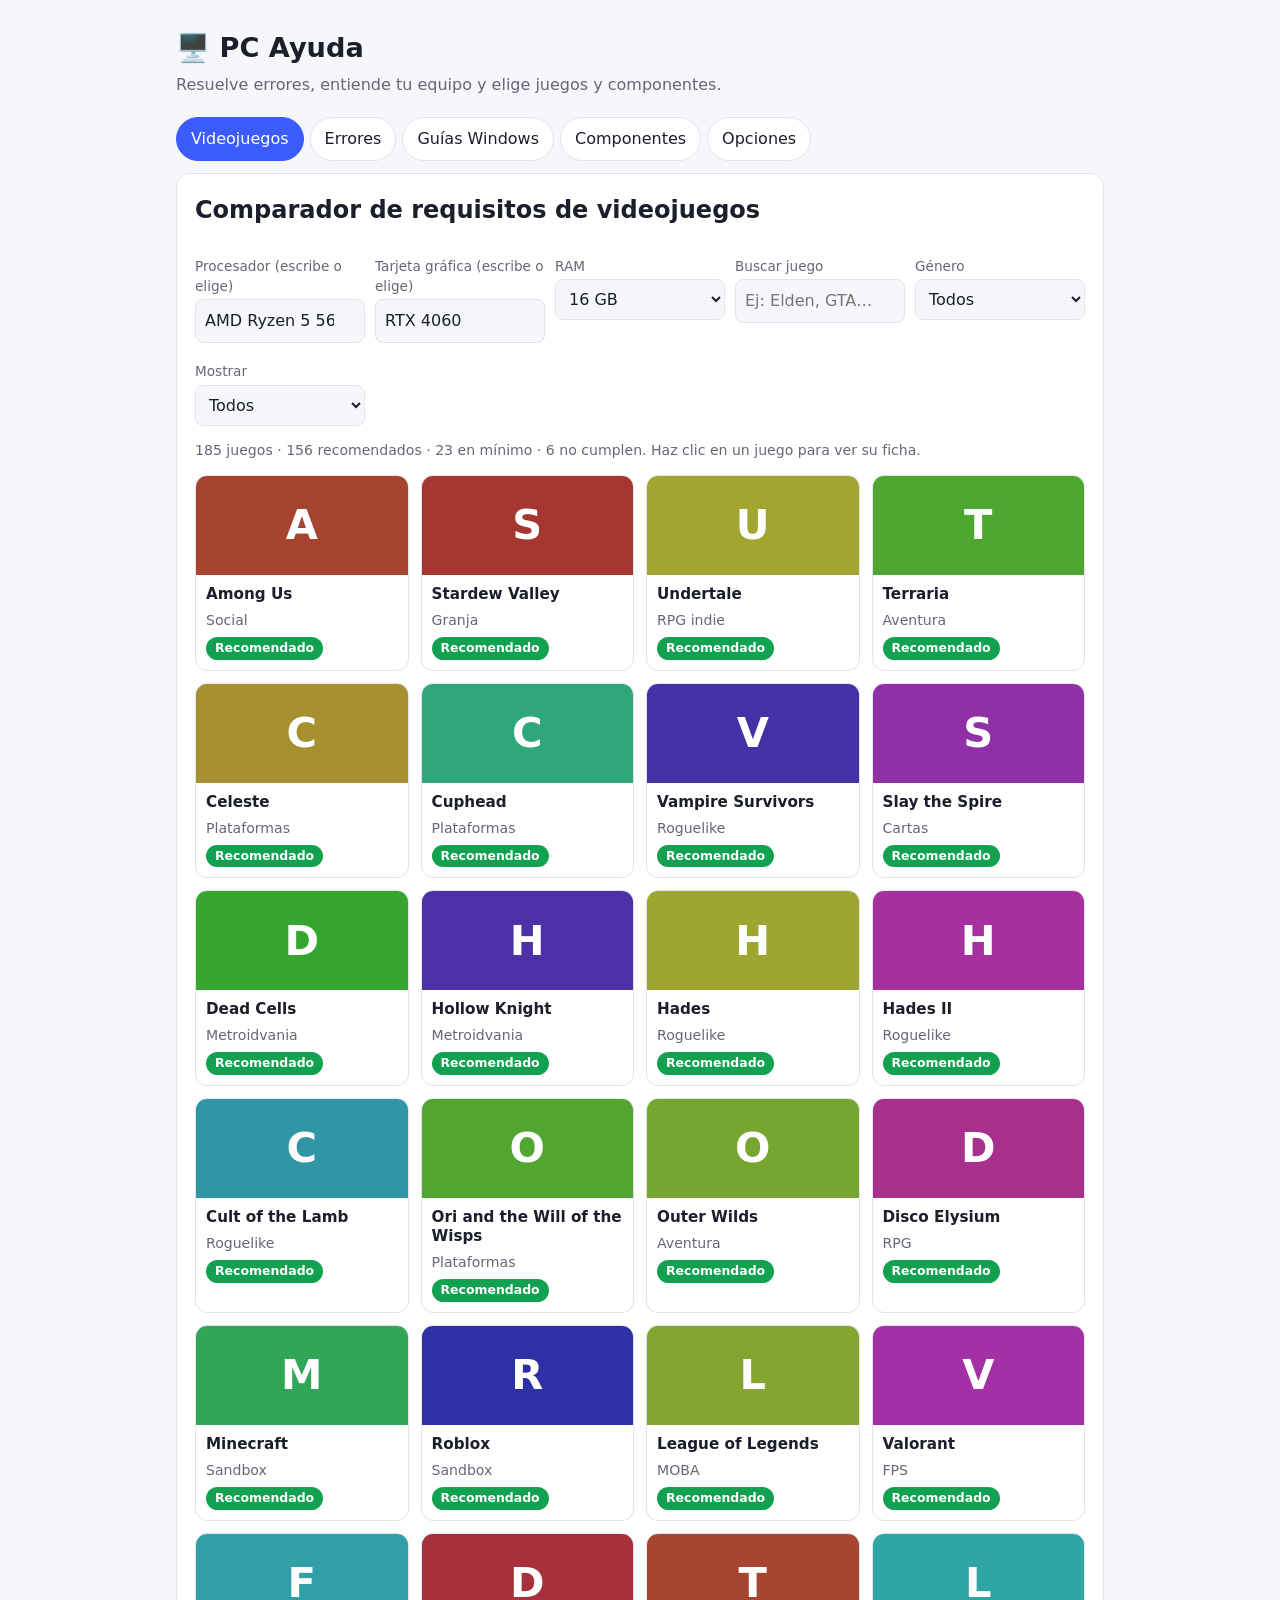
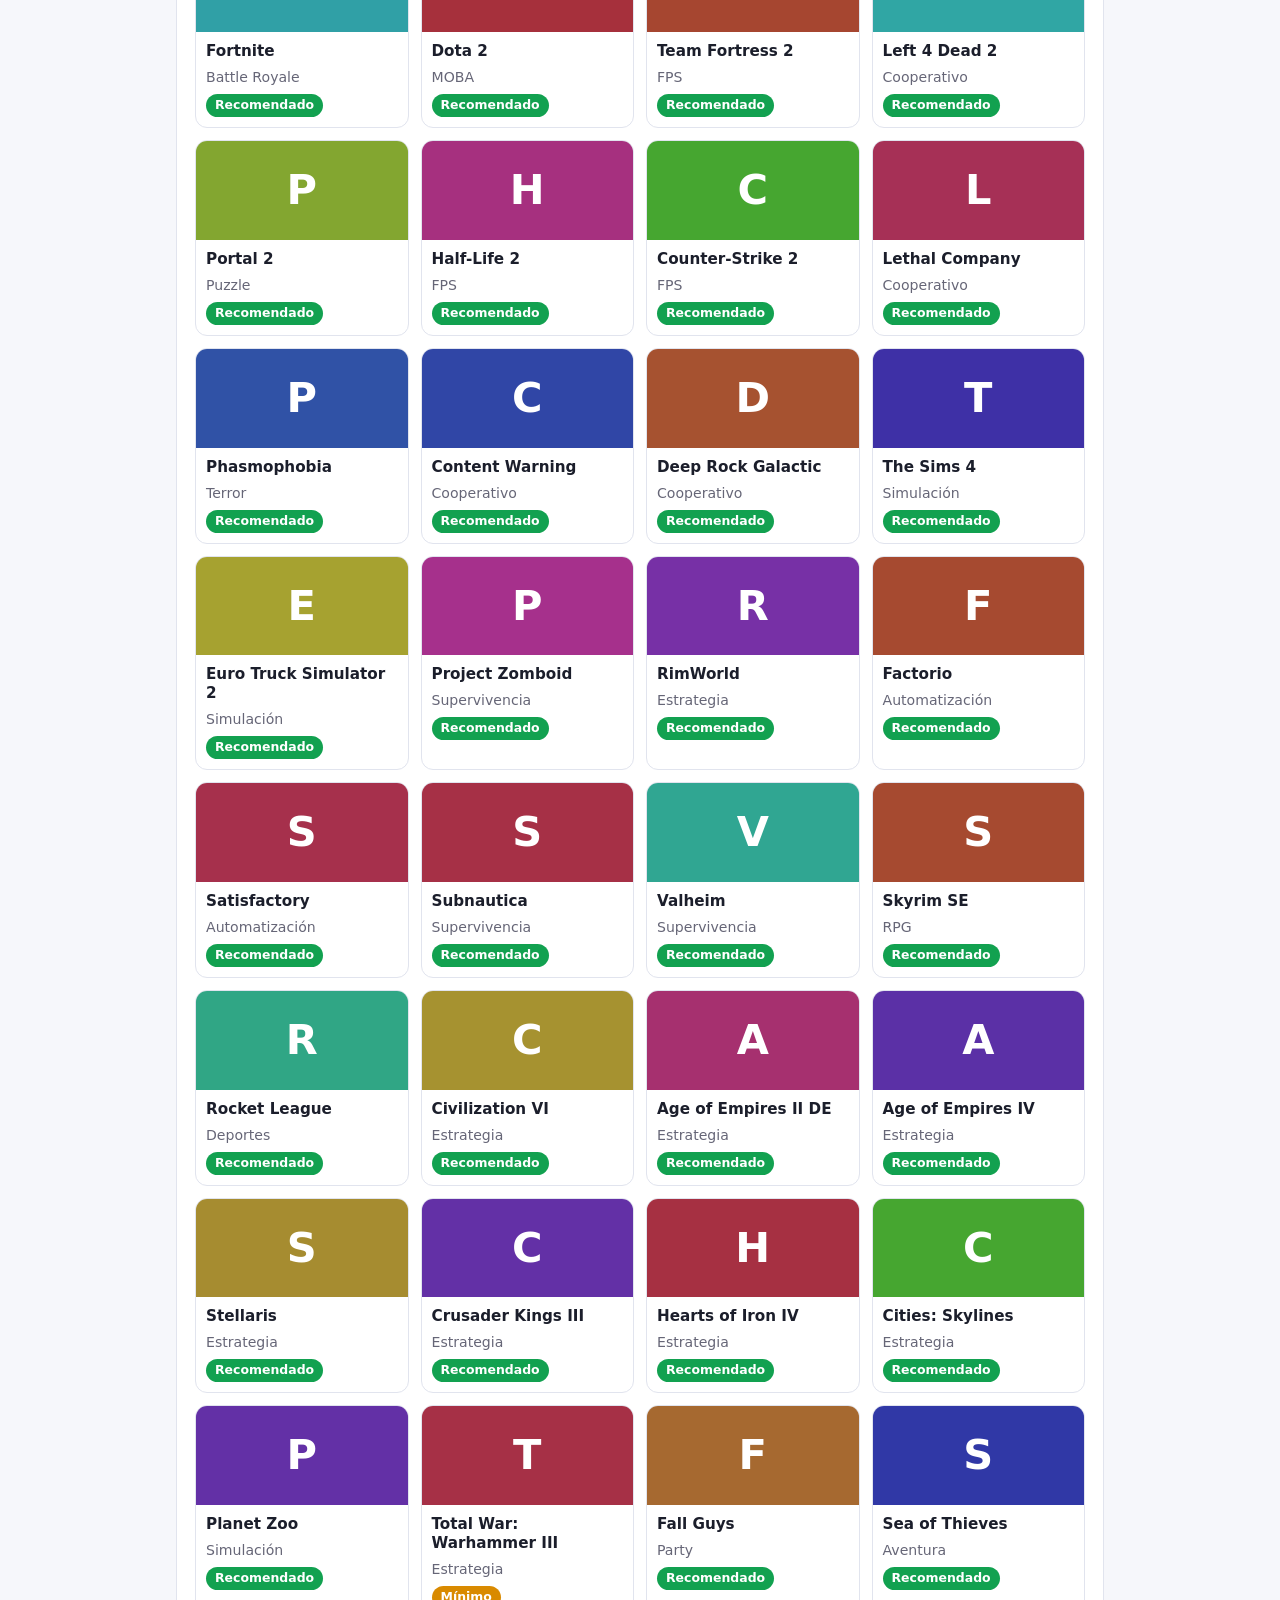
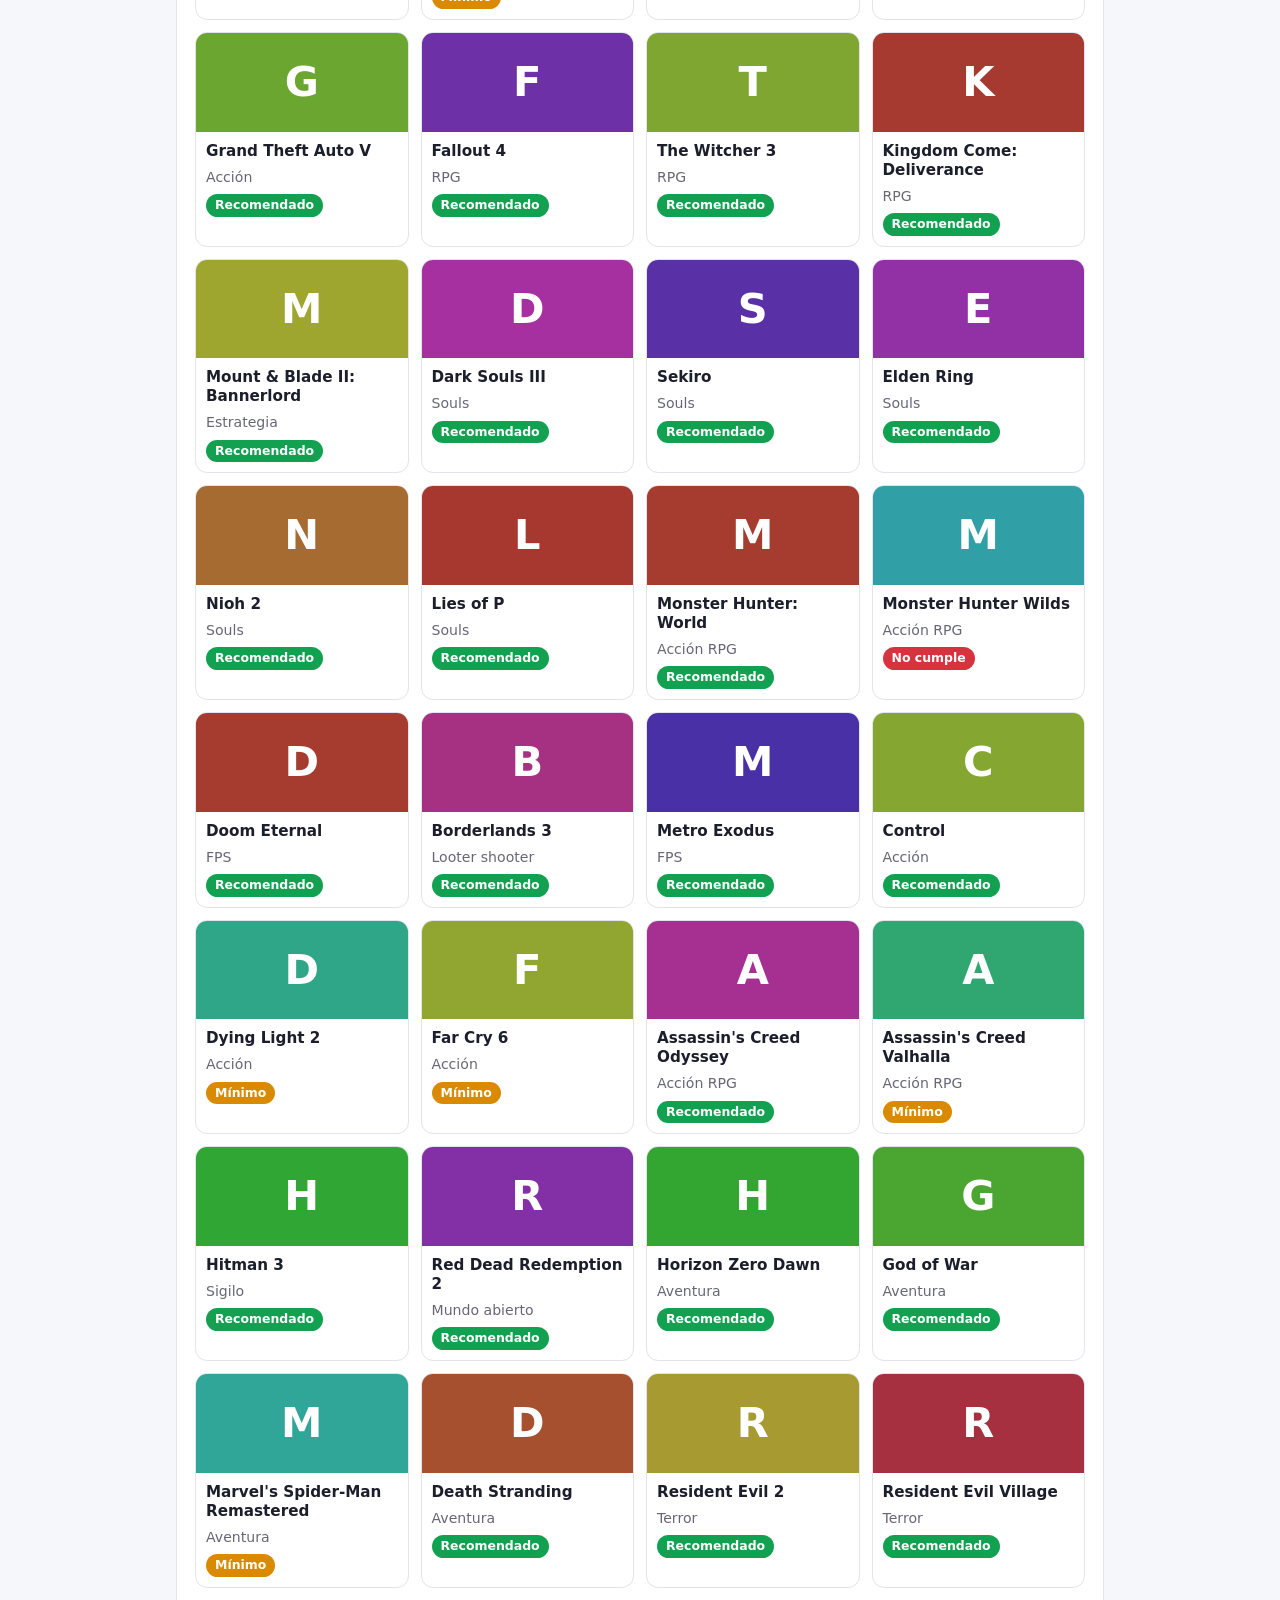
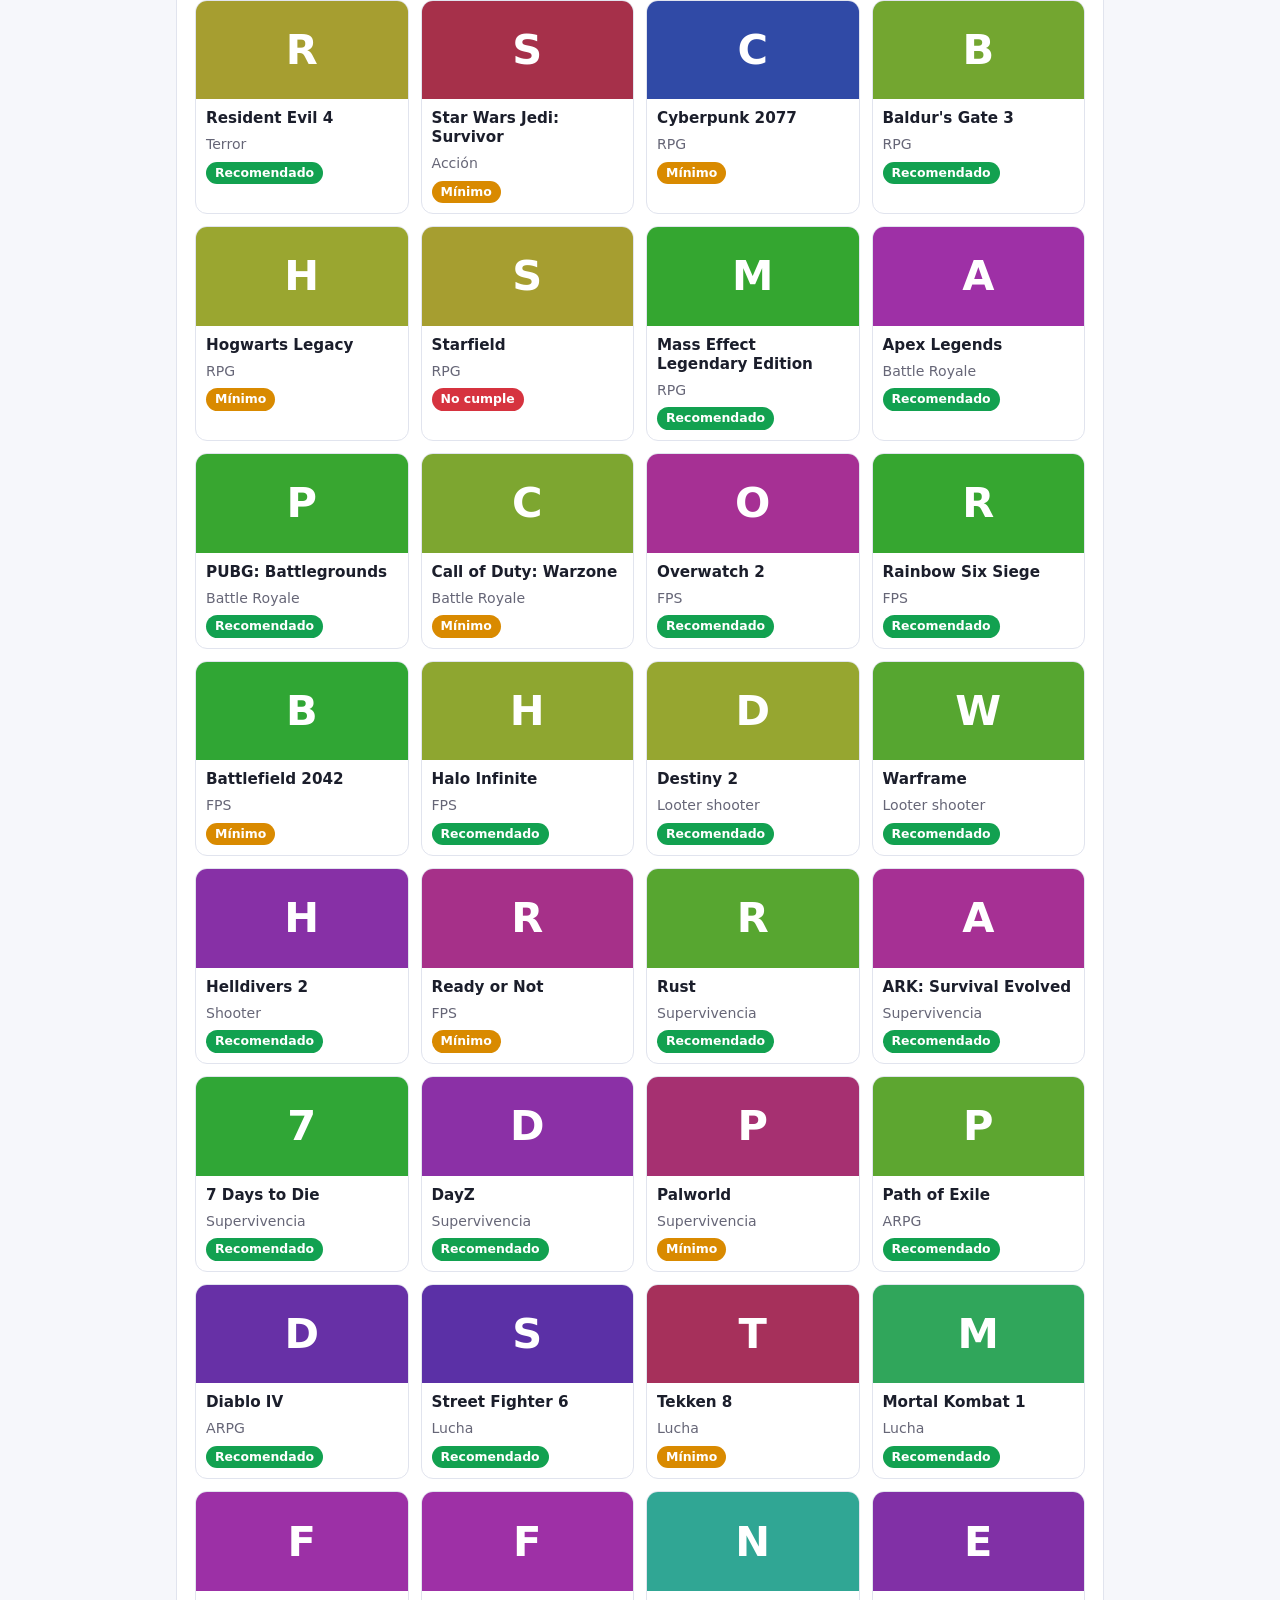
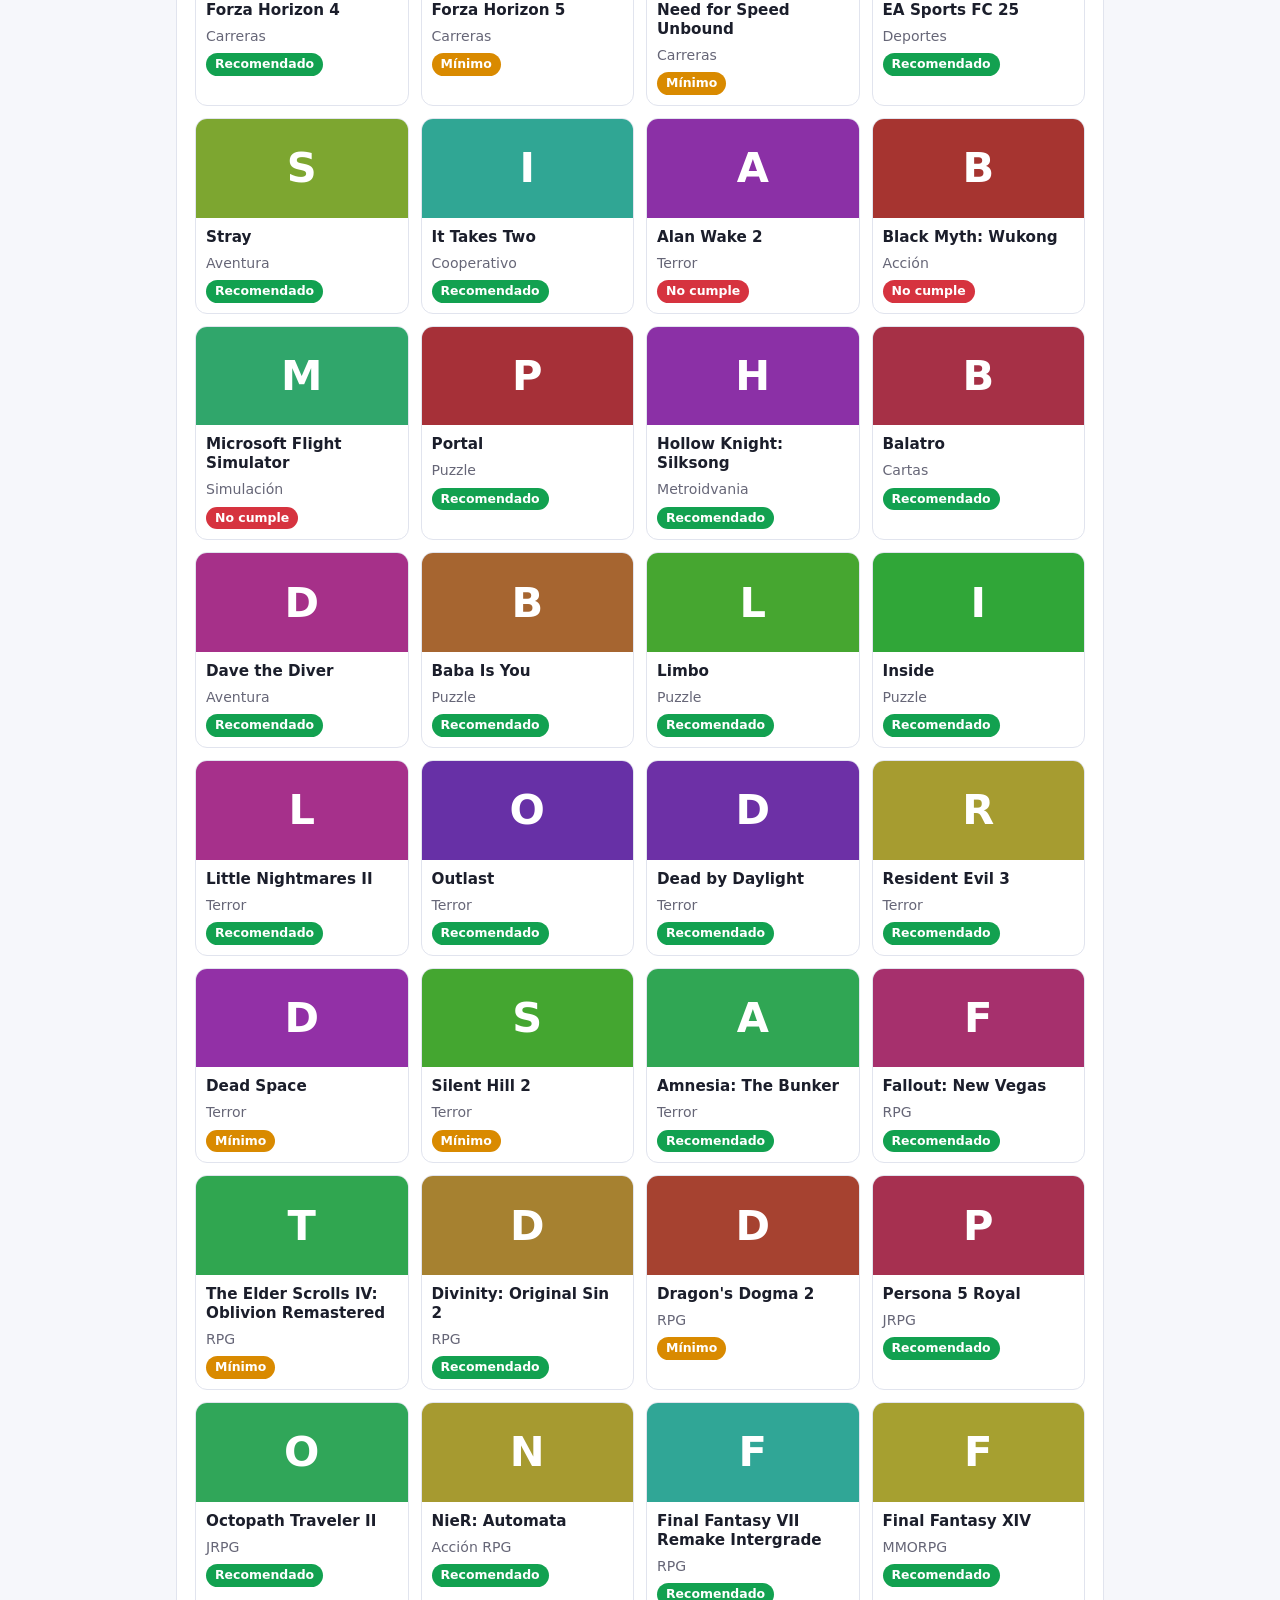
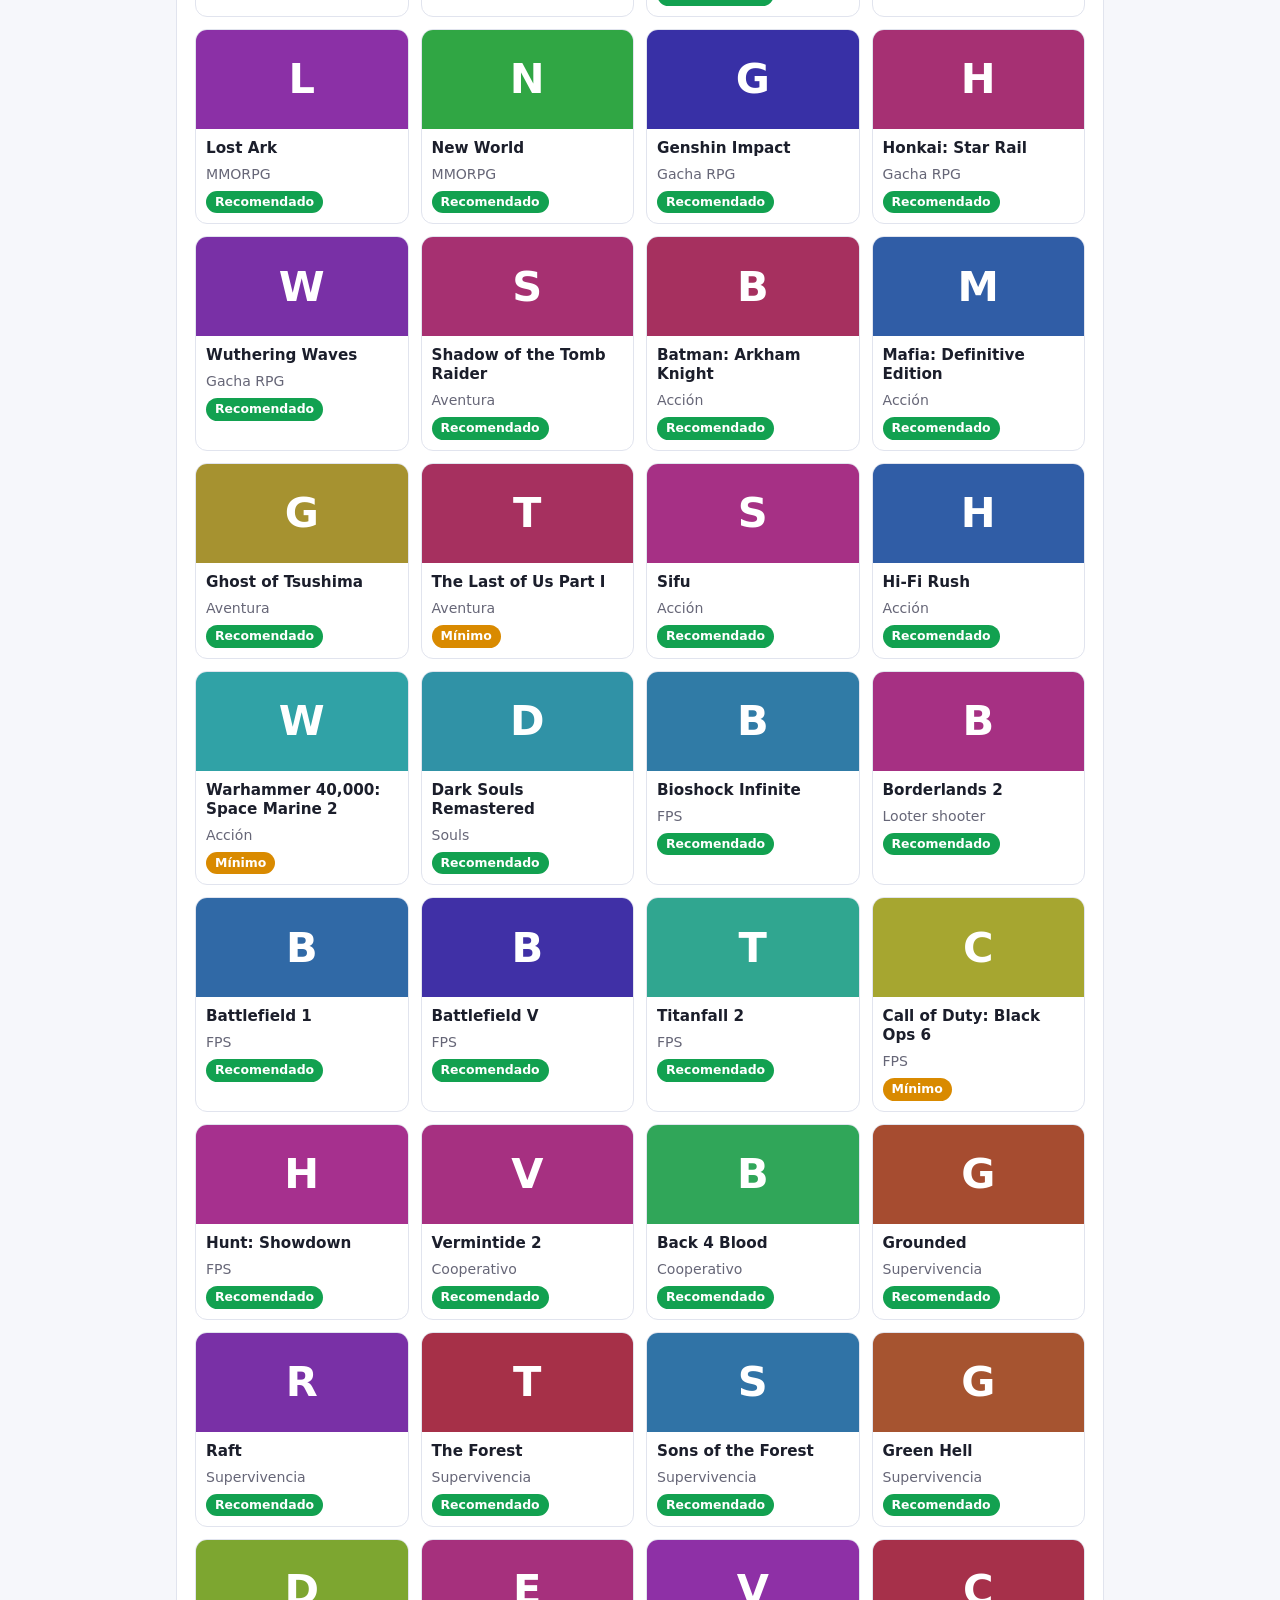
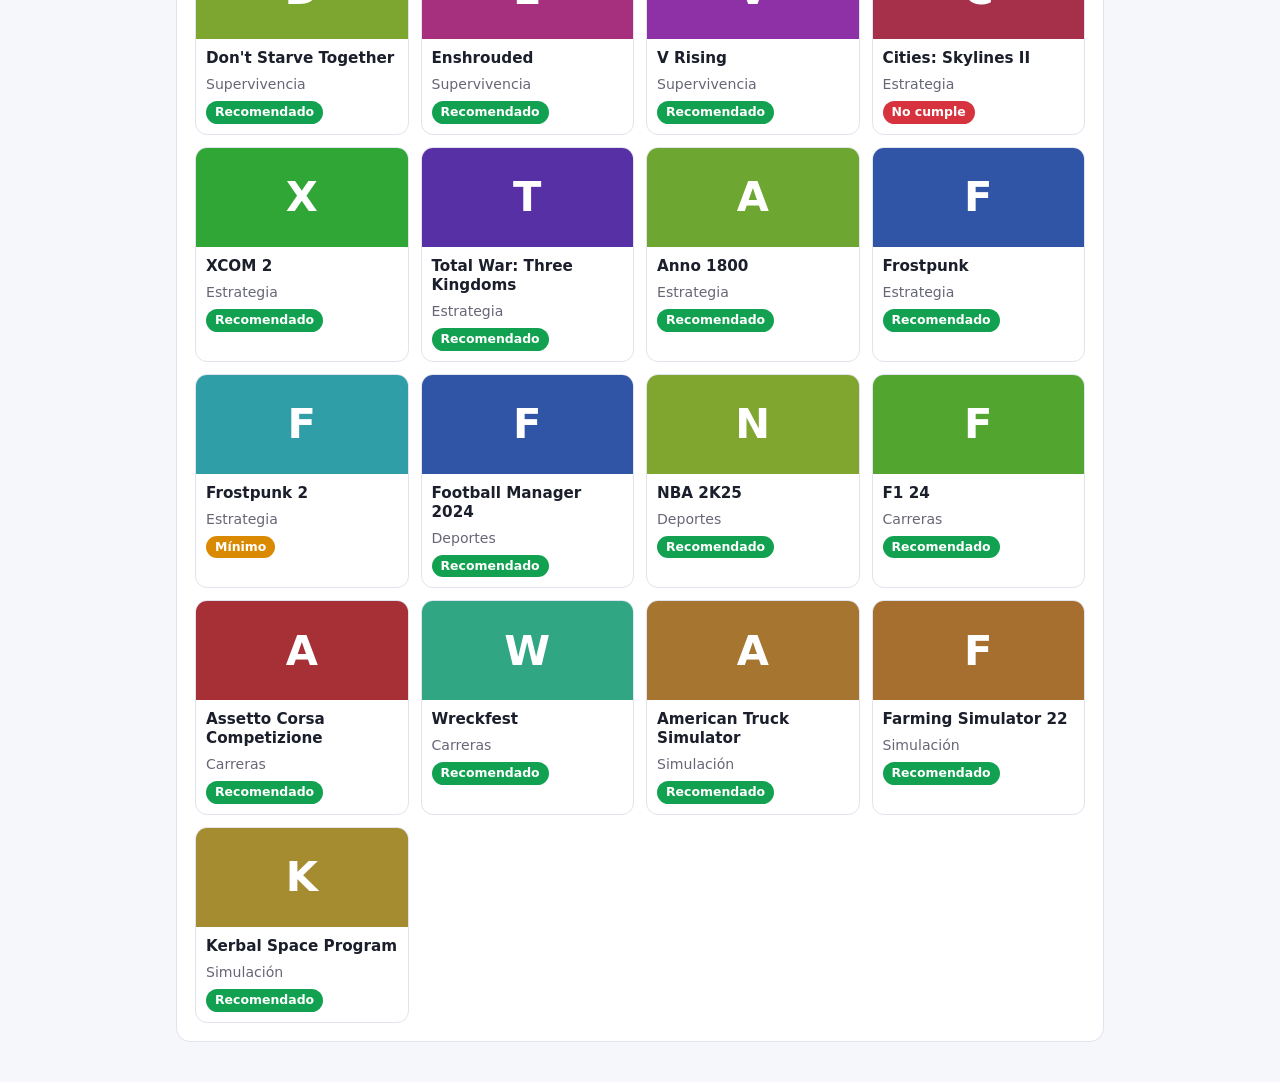
<file: webs/fixbit/fixbit/index.html>
<!DOCTYPE html>
<html lang="es"><head><meta charset="utf-8">
<meta name="viewport" content="width=device-width, initial-scale=1, viewport-fit=cover">
<title>PC Ayuda</title>
<link rel="stylesheet" href="styles.css"></head><body>
<header><h1>🖥️ PC Ayuda</h1><p data-i="sub"></p></header>
<nav id="nav"></nav>
<main>
<section id="s0"><h2 data-i="g_h"></h2>
<div class="row">
<div><label data-i="l_cpu"></label><input id="hc" list="dlc" autocomplete="off" data-p="ph_c"></div>
<div><label data-i="l_gpu"></label><input id="hg" list="dlg" autocomplete="off" data-p="ph_g"></div>
<div><label>RAM</label><select id="hr"></select></div>
<div><label data-i="l_q"></label><input id="q" data-p="ph_q"></div>
<div><label data-i="l_gn"></label><select id="gn"></select></div>
<div><label data-i="l_f"></label><select id="f"><option value="" data-i="all"></option><option value="ok" data-i="ok"></option><option value="wa" data-i="wa"></option><option value="no" data-i="no"></option></select></div></div>
<p id="sum" class="mu"></p><div id="gt" class="cards"></div></section>

<section id="s1"><h2 data-i="e_h"></h2><input id="eq" data-p="e_ph"><div id="er"></div></section>

<section id="s2"><h2 data-i="gd_h"></h2><label data-i="g_pick"></label><select id="gs"></select>
<div class="bar"><i id="gp" style="width:0"></i></div><p id="gl" class="mu"></p><ol id="gl2"></ol></section>

<section id="s3"><h2 data-i="c_h"></h2>
<div class="row"><div><label data-i="c_t"></label><select id="ct"><option value="c" data-i="cpus"></option><option value="g" data-i="gpus"></option></select></div>
<div><label data-i="c_a"></label><input id="ca" list="dlx" autocomplete="off" data-p="ph_c"></div><div><label data-i="c_b"></label><input id="cb" list="dlx" autocomplete="off" data-p="ph_c"></div></div>
<div id="cr" style="margin-top:14px"></div><p class="mu" data-i="c_note"></p></section>

<section id="s4"><h2 data-i="opt"></h2>
<div class="row">
<div><label data-i="o_th"></label><select id="o_th"><option value="auto" data-i="th_a"></option><option value="light" data-i="th_l"></option><option value="dark" data-i="th_d"></option></select></div>
<div><label data-i="o_lg"></label><select id="o_lg"><option value="es">Español</option><option value="en">English</option></select></div>
<div><label data-i="o_fs"></label><select id="o_fs"><option value="14" data-i="fs_s"></option><option value="16" data-i="fs_m"></option><option value="19" data-i="fs_l"></option></select></div>
<div><label data-i="o_vw"></label><select id="o_vw"><option value="grid" data-i="vw_g"></option><option value="list" data-i="vw_l"></option></select></div>
<div><label data-i="o_cv"></label><select id="o_cv"><option value="1" data-i="on"></option><option value="0" data-i="off"></option></select></div></div>
<label data-i="o_ac"></label><div id="sw" class="sw"></div>
<p><button id="rs" class="btn" data-i="reset"></button></p><p class="mu" data-i="o_note"></p></section>
</main>
<datalist id="dlc"></datalist><datalist id="dlg"></datalist><datalist id="dlx"></datalist>
<div class="md" id="md" hidden></div>
<script src="data.js"></script>
<script src="ui.js"></script>
<script src="app.js"></script>
</body></html>
</file>
<file: webs/fixbit/fixbit/styles.css>
:root{box-sizing:border-box;padding-top:env(safe-area-inset-top,0px);padding-bottom:env(safe-area-inset-bottom,0px);--bg:#f6f7fb;--card:#fff;--tx:#1b1e2b;--mu:#667;--ac:#3b5bfd;--bd:#e1e4ee;--ok:#12a150;--wa:#d98a00;--no:#d6333f}
@media(prefers-color-scheme:dark){:root:not([data-theme="light"]){--bg:#10121a;--card:#1a1d2a;--tx:#e8eaf3;--mu:#99a;--ac:#7c93ff;--bd:#2a2e40;--ok:#3ecf7b;--wa:#f2b035;--no:#ff6b76}}
:root[data-theme="dark"]{--bg:#10121a;--card:#1a1d2a;--tx:#e8eaf3;--mu:#99a;--ac:#7c93ff;--bd:#2a2e40;--ok:#3ecf7b;--wa:#f2b035;--no:#ff6b76}
html{scroll-padding-top:env(safe-area-inset-top,0px)}
*{box-sizing:border-box}body{margin:0;background:var(--bg);color:var(--tx);font:16px/1.5 system-ui,-apple-system,Segoe UI,sans-serif}
header{padding:28px 16px 8px;max-width:960px;margin:auto}h1{margin:0;font-size:1.7rem}header p{color:var(--mu);margin:4px 0 0}
nav{display:flex;gap:6px;overflow-x:auto;max-width:960px;margin:12px auto;padding:0 16px}
nav button{white-space:nowrap;border:1px solid var(--bd);background:var(--card);color:var(--tx);padding:9px 14px;border-radius:99px;cursor:pointer;font:inherit}
nav button.on{background:var(--ac);color:#fff;border-color:var(--ac)}
main{max-width:960px;margin:auto;padding:0 16px 40px}section{display:none;background:var(--card);border:1px solid var(--bd);border-radius:14px;padding:18px}section.on{display:block}
h2{margin-top:0}label{display:block;font-size:.85rem;color:var(--mu);margin:8px 0 3px}
input,select{width:100%;padding:9px;border:1px solid var(--bd);border-radius:8px;background:var(--bg);color:var(--tx);font:inherit}
.row{display:grid;grid-template-columns:repeat(auto-fit,minmax(150px,1fr));gap:10px}
.tbl{overflow-x:auto}table{border-collapse:collapse;width:100%}td,th{padding:7px 10px;border-bottom:1px solid var(--bd);text-align:left;font-size:.92rem}
.tag{padding:2px 9px;border-radius:99px;font-size:.78rem;font-weight:600;color:#fff;white-space:nowrap}
.ok{background:var(--ok)}.wa{background:var(--wa)}.no{background:var(--no)}
.item{border:1px solid var(--bd);border-radius:10px;padding:12px;margin:10px 0}.item h3{margin:0 0 4px;font-size:1rem}.mu{color:var(--mu);font-size:.88rem}
.bar{height:14px;background:var(--bd);border-radius:7px;overflow:hidden;margin:4px 0 12px}.bar i{display:block;height:100%;background:var(--ac)}
ol{padding-left:0;list-style:none}li.st{display:flex;gap:10px;align-items:flex-start;padding:8px 0;border-bottom:1px solid var(--bd)}li.st input{width:auto;margin-top:5px}
code{background:var(--bg);padding:1px 6px;border-radius:5px}
.big{font-size:1.3rem;font-weight:700}
.cards{display:grid;grid-template-columns:repeat(auto-fill,minmax(210px,1fr));gap:12px}
.fc{perspective:900px;height:235px;cursor:pointer;outline:none}.fc:focus-visible .face{border-color:var(--ac)}
.in{position:relative;width:100%;height:100%;transition:transform .5s;transform-style:preserve-3d}.fc.flip .in{transform:rotateY(180deg)}
.face{position:absolute;inset:0;backface-visibility:hidden;-webkit-backface-visibility:hidden;background:var(--card);border:1px solid var(--bd);border-radius:12px;overflow:hidden}
.back{transform:rotateY(180deg);padding:12px;overflow:auto}.back table td,.back table th{font-size:.78rem;padding:4px 5px}
.cv{aspect-ratio:460/215;position:relative;display:grid;place-items:center;background:hsl(var(--h) 55% 42%)}
.cv span{font-size:2.6rem;font-weight:700;color:#fff}.cv img{position:absolute;inset:0;width:100%;height:100%;object-fit:cover}
.cap{padding:10px;display:flex;flex-direction:column;gap:6px;align-items:flex-start}.cap b{font-size:.95rem;line-height:1.25}
@media(hover:hover){.fc:hover .in{transform:rotateY(180deg)}}
.md{position:fixed;inset:0;background:rgba(0,0,0,.65);overflow:auto;padding:max(16px,env(safe-area-inset-top)) 12px;z-index:9;display:flex}.md[hidden]{display:none}
.mb{background:var(--card);border-radius:14px;max-width:640px;width:100%;margin:auto;overflow:hidden;cursor:default}.mc{padding:16px}.mc h3{margin:16px 0 4px}.mc p{margin:4px 0}
.x{float:right;border:1px solid var(--bd);background:var(--bg);color:var(--tx);border-radius:8px;padding:5px 10px;cursor:pointer;font:inherit}
.gc{border:1px solid var(--bd);border-radius:12px;overflow:hidden;cursor:pointer;background:var(--card);outline:none}.gc:hover,.gc:focus-visible{border-color:var(--ac)}
.cards.list{grid-template-columns:1fr}.list .gc{display:flex;align-items:center}.list .cv{width:140px;flex:none}.list .cap{flex-direction:row;flex-wrap:wrap;align-items:center;gap:6px 14px}
.sw{display:flex;gap:8px;margin:6px 0}.sw button{width:30px;height:30px;border-radius:50%;border:3px solid transparent;cursor:pointer}.sw .on{border-color:var(--tx)}
.btn{border:1px solid var(--bd);background:var(--bg);color:var(--tx);border-radius:8px;padding:8px 14px;cursor:pointer;font:inherit}input.bad{border-color:var(--no)}
</file>
